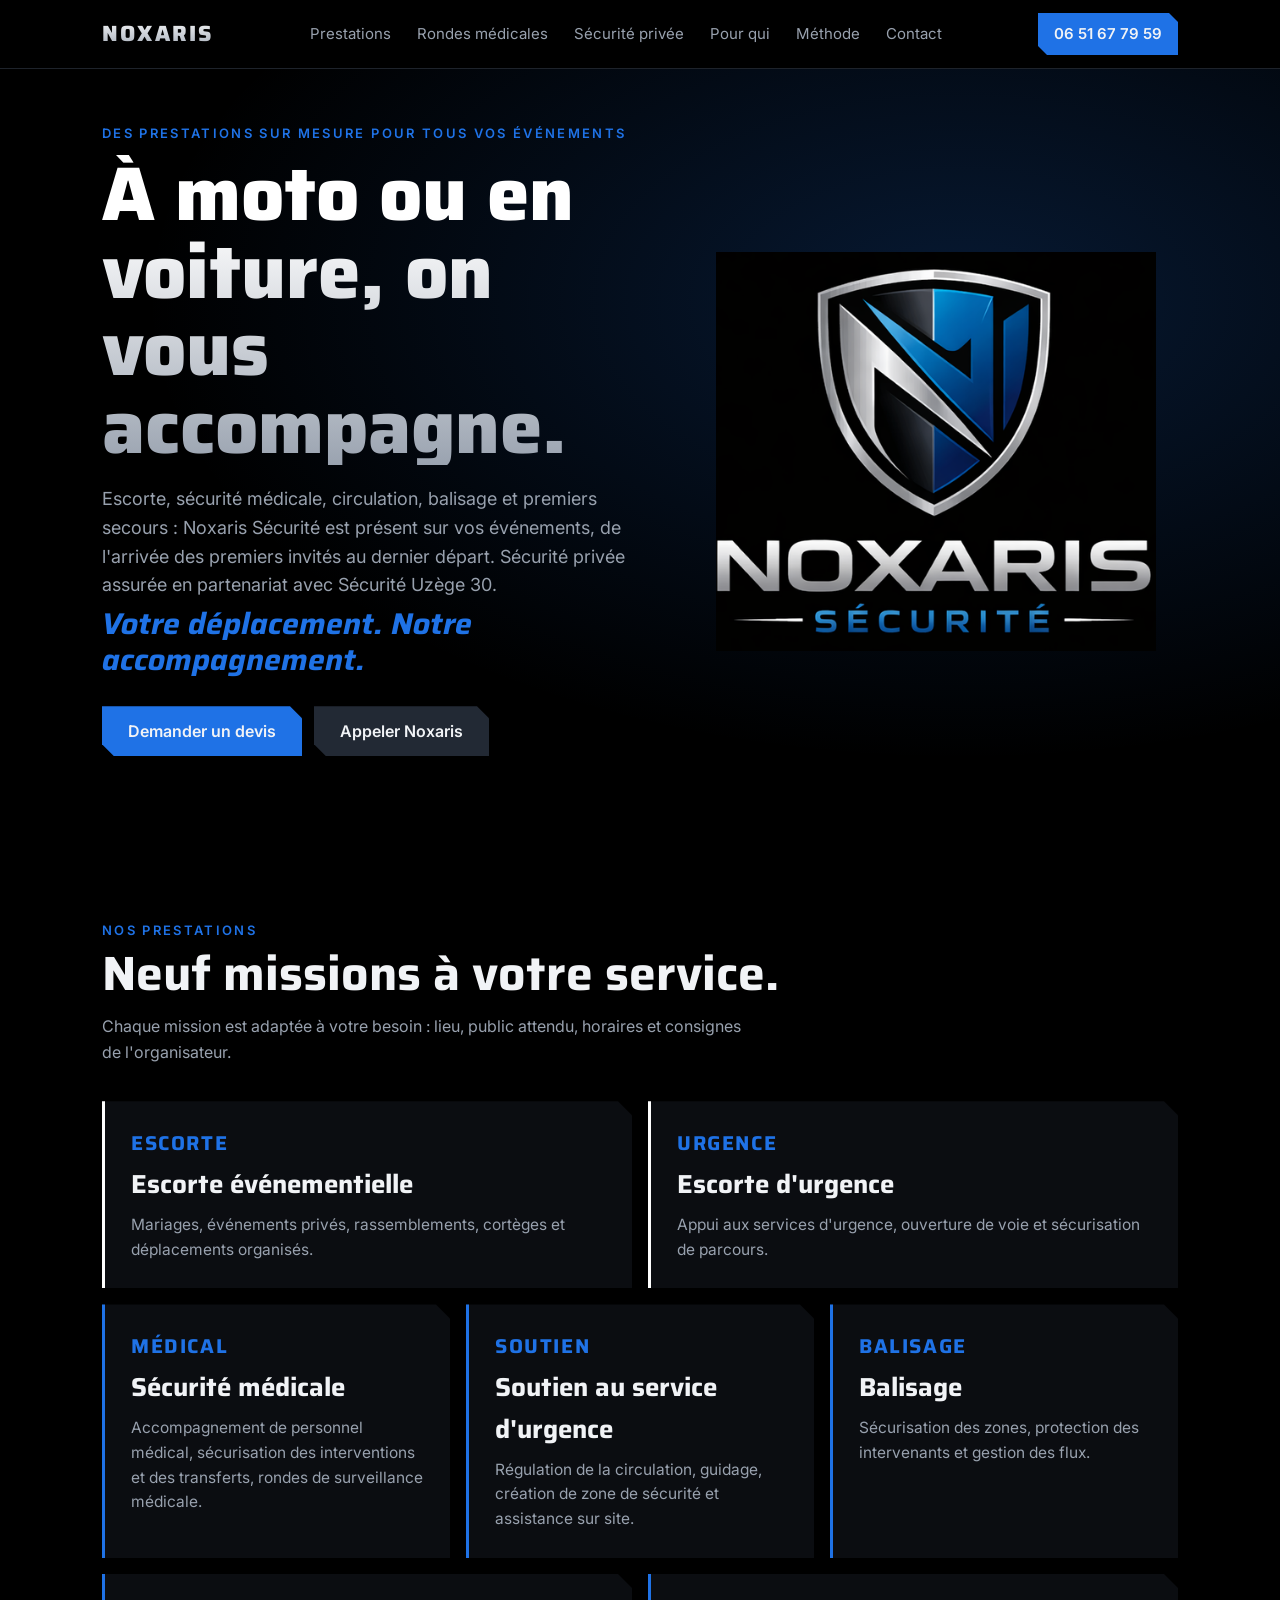
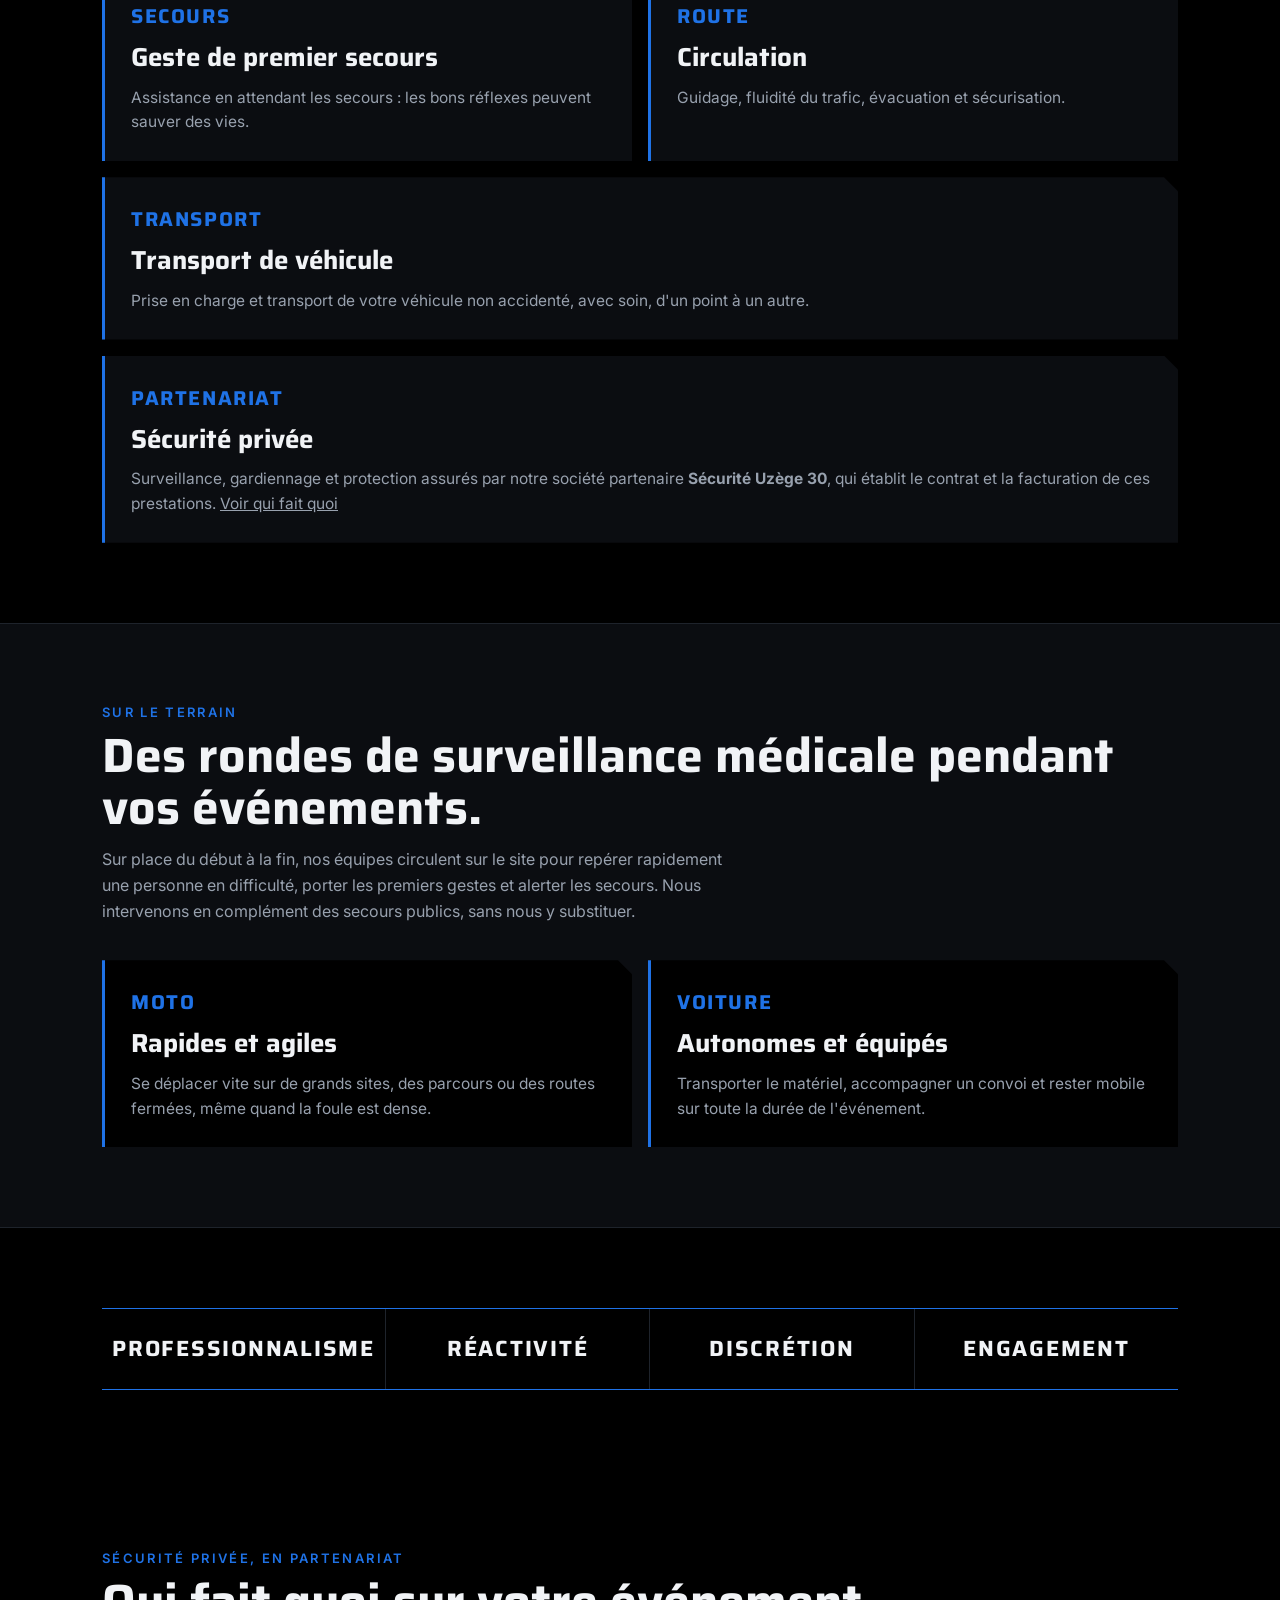
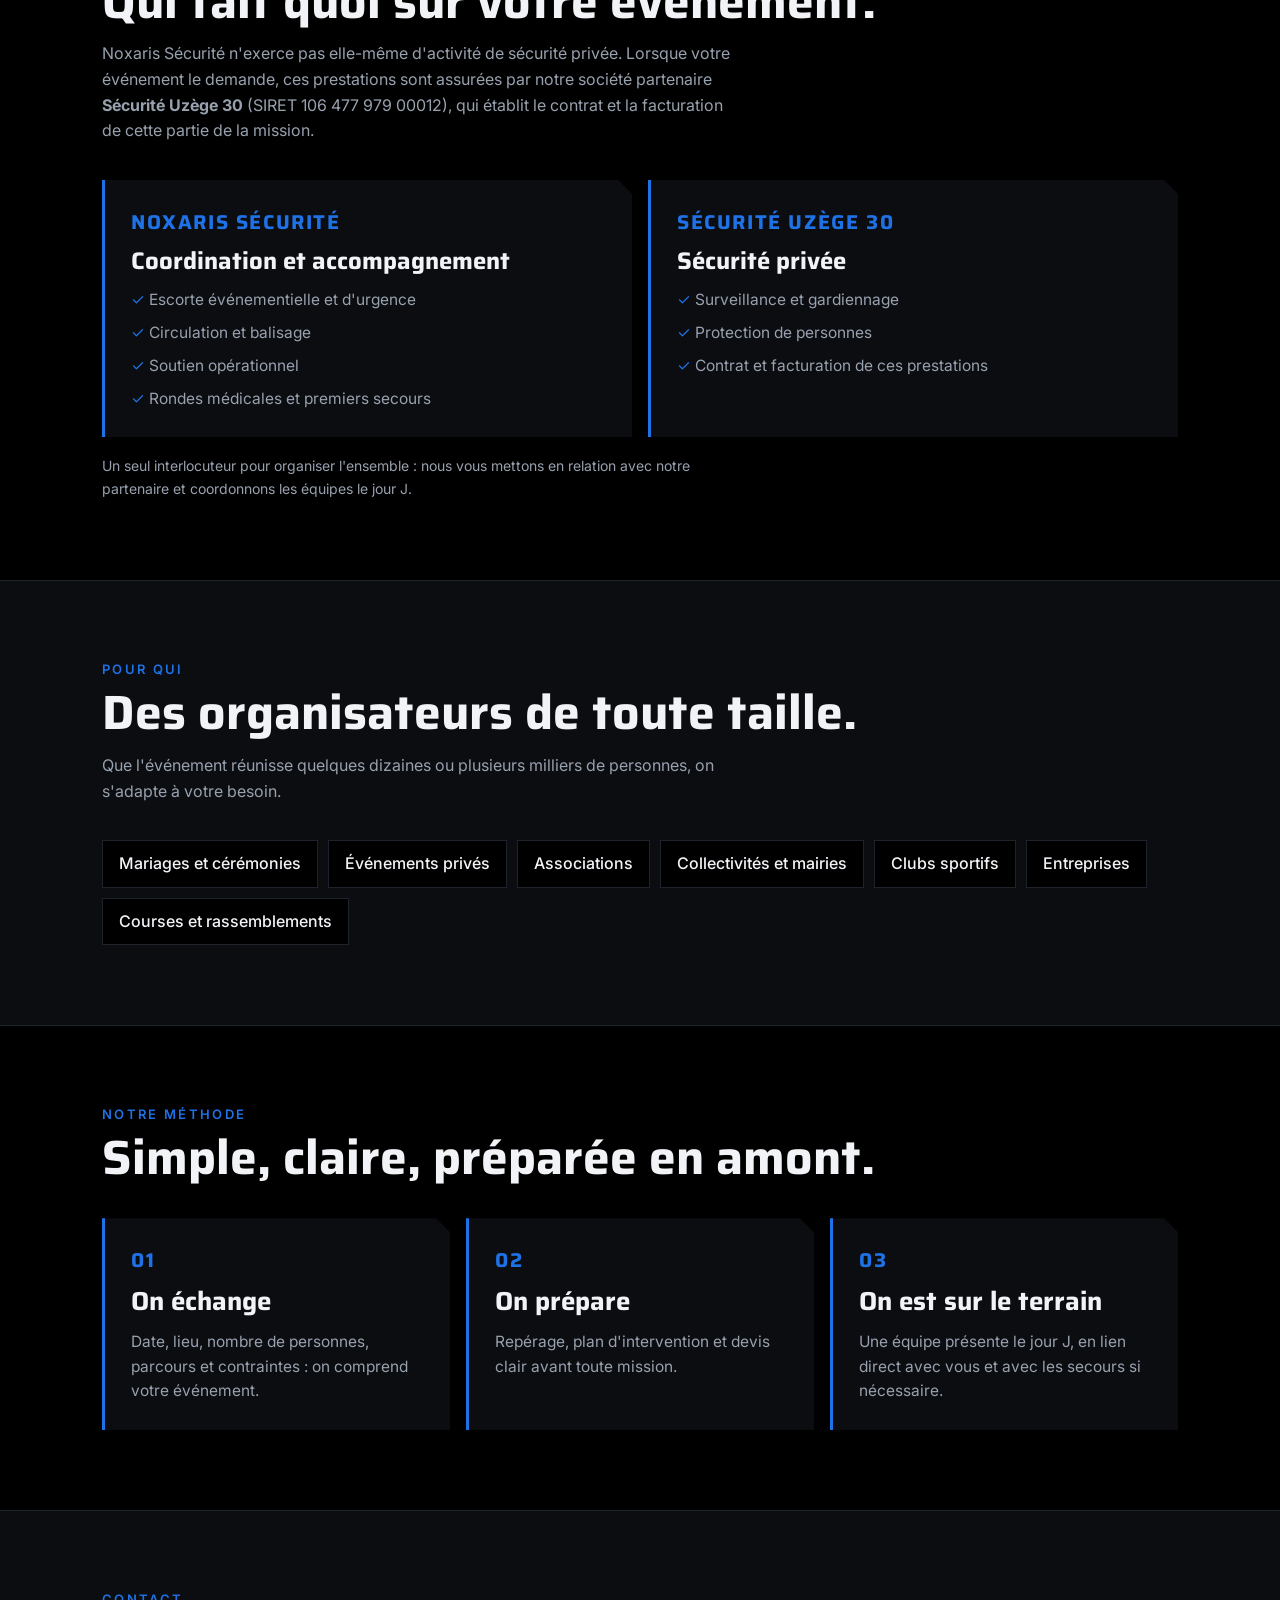
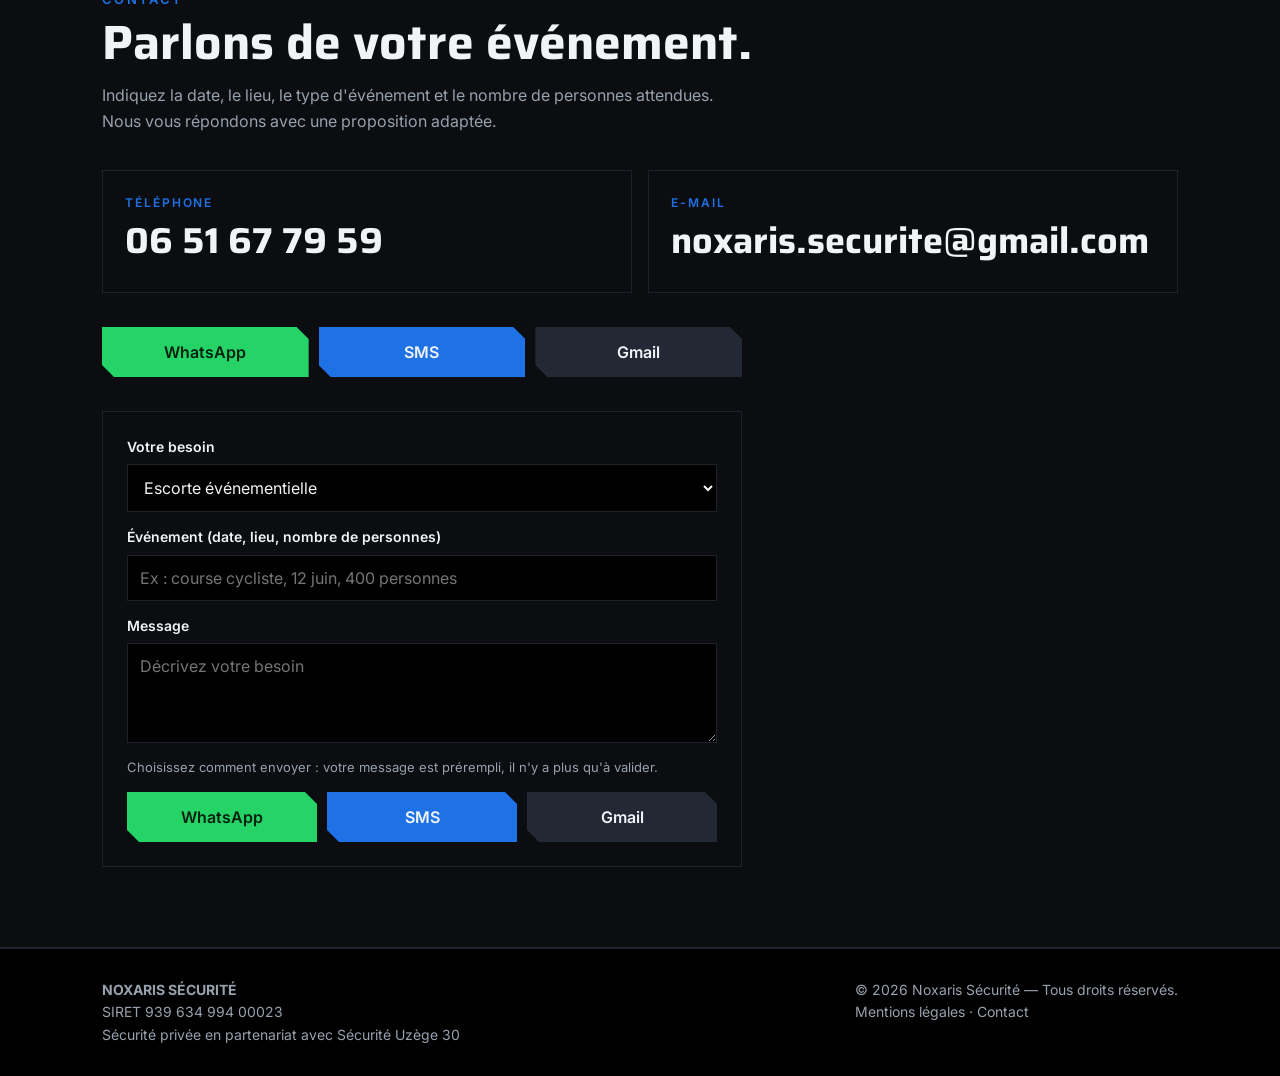
<file: index.html>
<!DOCTYPE html>
<html lang="fr">
<head>
<meta charset="utf-8">
<meta name="viewport" content="width=device-width, initial-scale=1">
<title>Noxaris Sécurité — Escorte, sécurité médicale et support événementiel</title>
<meta name="description" content="Noxaris Sécurité : escorte événementielle et d'urgence, sécurité médicale événementielle, circulation, premiers secours, transport de véhicule non accidenté et sécurité privée en partenariat avec Sécurité Uzège 30. Appelez le 06 51 67 79 59.">
<link rel="icon" type="image/png" href="[data-uri]">
<link rel="preconnect" href="https://fonts.googleapis.com">
<link rel="preconnect" href="https://fonts.gstatic.com" crossorigin>
<link href="https://fonts.googleapis.com/css2?family=Inter:wght@400;500;600&family=Saira:wght@600;700;800&display=swap" rel="stylesheet">
<style>
:root{
  --bg:#000; --panel:#0B0D11; --line:#1E232B; --text:#F1F3F6; --muted:#98A1AE;
  --blue:#1F72E6; --blue-d:#1559B8; --silver:#C9CED6; --wa:#25D366;
  --display:'Saira','Arial Narrow',sans-serif; --body:'Inter',system-ui,-apple-system,'Segoe UI',sans-serif;
  --cut:14px;
}
*{box-sizing:border-box;margin:0}
html{scroll-behavior:smooth;scroll-padding-top:76px}
body{font-family:var(--body);background:var(--bg);color:var(--text);line-height:1.6;padding-bottom:68px}
a{color:inherit}
:focus-visible{outline:3px solid #fff;outline-offset:3px}
.wrap{max-width:1120px;margin:0 auto;padding:0 22px}
section{padding:80px 0}

nav.top{position:sticky;top:0;z-index:20;background:rgba(0,0,0,.92);backdrop-filter:blur(8px);border-bottom:1px solid var(--line)}
nav.top .wrap{display:flex;align-items:center;justify-content:space-between;height:68px}
.brand{display:flex;align-items:center;gap:12px;text-decoration:none}
.brand img{height:42px;width:auto;display:block}
.brand span{font-family:var(--display);font-weight:800;font-size:22px;letter-spacing:.1em;background:linear-gradient(#fff,#9aa3b0);-webkit-background-clip:text;background-clip:text;color:transparent}
nav.top ul{display:none;list-style:none;padding:0;gap:26px}
nav.top ul a{text-decoration:none;color:var(--muted);font-size:15px}
nav.top ul a:hover{color:var(--text)}
.navtel{font-weight:600;text-decoration:none;font-size:15px;background:var(--blue);padding:9px 16px;clip-path:polygon(0 0,calc(100% - 9px) 0,100% 9px,100% 100%,9px 100%,0 calc(100% - 9px))}
@media(min-width:900px){nav.top ul{display:flex}}
@media(max-width:420px){.brand span{font-size:18px}}

.btn{display:inline-block;font:600 16px var(--body);padding:15px 26px;text-decoration:none;border:0;cursor:pointer;color:var(--text);text-align:center;background:#1a1f27;clip-path:polygon(0 0,calc(100% - 12px) 0,100% 12px,100% 100%,12px 100%,0 calc(100% - 12px))}
.btn.primary{background:var(--blue)}
.btn.primary:hover{background:#fff;color:#000}
.btn.ghost{background:#222934}
.btn.ghost:hover{background:var(--silver);color:#000}
.btn.wa{background:var(--wa);color:#04210e}
.btn.wa:hover{background:#fff}

.hero{padding:56px 0 64px;background:radial-gradient(ellipse at 75% 30%,rgba(31,114,230,.22),transparent 60%)}
.hero .wrap{display:grid;gap:36px;align-items:center}
.eyebrow{font:600 13px var(--body);letter-spacing:.18em;color:var(--blue)}
h1{font-family:var(--display);font-weight:800;font-size:clamp(40px,8.5vw,76px);line-height:1.02;margin:14px 0 20px;background:linear-gradient(180deg,#fff 20%,#9aa3b0);-webkit-background-clip:text;background-clip:text;color:transparent}
.lead{color:var(--muted);font-size:18px;max-width:34em}
.cta{display:flex;flex-wrap:wrap;gap:12px;margin:28px 0 22px}
.checks{display:flex;flex-wrap:wrap;gap:8px 22px;color:var(--muted);font-size:15px}
.checks span::before{content:"✓ ";color:var(--blue)}
.heroLogo{width:230px;max-width:60%;height:auto;display:block;margin-bottom:22px}
.heroBig{width:100%;max-width:440px;height:auto;margin:0 auto;display:block}
.heroPhoto{width:100%;height:auto;display:block;border:1px solid var(--line);clip-path:polygon(0 0,calc(100% - 22px) 0,100% 22px,100% 100%,22px 100%,0 calc(100% - 22px))}
.tagline{font-family:var(--display);font-weight:700;font-style:italic;font-size:clamp(22px,4vw,30px);color:var(--blue);line-height:1.2;margin-top:6px}
.vals{display:grid;grid-template-columns:repeat(2,1fr);gap:0;border-top:1px solid var(--blue);border-bottom:1px solid var(--blue)}
.vals div{padding:22px 10px;text-align:center;font-family:var(--display);font-weight:700;font-size:clamp(15px,3.4vw,22px);letter-spacing:.08em;text-transform:uppercase}
.vals div+div{border-left:1px solid var(--line)}
.vals div:nth-child(3){border-left:0}
.vals div:nth-child(n+3){border-top:1px solid var(--line)}
@media(min-width:800px){.vals{grid-template-columns:repeat(4,1fr)}.vals div:nth-child(3){border-left:1px solid var(--line)}.vals div:nth-child(n+3){border-top:0}}
.duo{display:grid;gap:16px;margin-top:8px}
@media(min-width:800px){.duo{grid-template-columns:1fr 1fr}}
@media(min-width:900px){.hero .wrap{grid-template-columns:1.15fr 1fr}}

.tag{font:600 13px var(--body);letter-spacing:.18em;color:var(--blue)}
h2{font-family:var(--display);font-weight:700;font-size:clamp(30px,5.2vw,48px);line-height:1.08;margin:10px 0 14px}
.intro{color:var(--muted);max-width:40em;margin-bottom:36px}
.cards{display:grid;gap:16px}
.card{background:var(--panel);padding:26px;border-left:3px solid var(--blue);clip-path:polygon(0 0,calc(100% - var(--cut)) 0,100% var(--cut),100% 100%,0 100%)}
.card .n{font-family:var(--display);font-weight:700;font-size:20px;color:var(--blue);letter-spacing:.08em}
.card h3{font-family:var(--display);font-weight:700;font-size:26px;margin:4px 0 8px}
.card p{color:var(--muted);font-size:15.5px}
@media(min-width:800px){.cards{grid-template-columns:repeat(3,1fr)}}
.svcgrid{display:grid;gap:16px}
@media(min-width:900px){
  .svcgrid{grid-template-columns:repeat(6,1fr)}
  .svcgrid .card{grid-column:span 2}
  .svcgrid .card.w{grid-column:span 3}
  .svcgrid .card.full{grid-column:span 6}
}
.card.hot{border-left-color:#fff}
.who{display:flex;flex-wrap:wrap;gap:10px}
.who span{border:1px solid var(--line);padding:10px 16px;color:var(--text);background:#000;font-weight:500}
.facts{display:grid;gap:16px;margin-top:16px}
.fact{border:1px solid var(--line);padding:18px 22px}
.fact strong{display:block;font-family:var(--display);font-size:21px}
.fact span{color:var(--muted);font-size:15px}
@media(min-width:800px){.facts{grid-template-columns:repeat(3,1fr)}}

.part{display:grid;gap:16px;margin-top:8px}
@media(min-width:800px){.part{grid-template-columns:1fr 1fr}}
.part .card h3{font-size:24px}
.part ul{list-style:none;padding:0;display:grid;gap:8px;color:var(--muted);font-size:15.5px;margin-top:8px}
.part li::before{content:"\2713\00a0";color:var(--blue)}
.partnote{color:var(--muted);font-size:14px;margin-top:18px;max-width:46em}
.alt{background:var(--panel);border-top:1px solid var(--line);border-bottom:1px solid var(--line)}
.alt .card{background:#000}

.tiles{display:grid;gap:16px;margin-bottom:34px}
.tile{display:block;border:1px solid var(--line);padding:22px;text-decoration:none;background:var(--panel)}
.tile:hover{border-color:var(--blue)}
.tile small{display:block;color:var(--blue);letter-spacing:.16em;font-weight:600;font-size:12px}
.tile strong{font-family:var(--display);font-size:clamp(24px,5vw,36px);word-break:break-word}
@media(min-width:800px){.tiles{grid-template-columns:1fr 1fr}}
form{display:grid;gap:14px;background:var(--panel);border:1px solid var(--line);padding:24px;max-width:640px}
label{display:grid;gap:6px;font-weight:600;font-size:14px}
select,input,textarea{font:400 16px var(--body);padding:12px;background:#000;color:var(--text);border:1px solid var(--line);border-radius:0;width:100%}
textarea{min-height:100px;resize:vertical}
.hint{color:var(--muted);font-size:13px}
.channels{display:grid;gap:10px}
@media(min-width:520px){.channels{grid-template-columns:repeat(3,1fr)}}

footer{border-top:1px solid var(--line);padding:30px 0;color:var(--muted);font-size:14px}
footer .wrap{display:flex;flex-wrap:wrap;gap:8px 24px;justify-content:space-between}
footer a{text-decoration:none}footer a:hover{color:var(--text)}

.callbar{position:fixed;left:0;right:0;bottom:0;display:grid;grid-template-columns:repeat(4,1fr);background:var(--panel);border-top:1px solid var(--line);z-index:30;padding-bottom:env(safe-area-inset-bottom,0)}
.callbar a{padding:17px 4px;text-align:center;font-weight:600;font-size:14px;text-decoration:none}
.callbar a:first-child{background:var(--blue)}
@media(min-width:900px){.callbar{display:none}body{padding-bottom:0}}
</style>
</head>
<body>

<nav class="top" aria-label="Navigation principale">
  <div class="wrap">
    <a class="brand" href="#accueil" aria-label="Noxaris Sécurité, accueil"><span>NOXARIS</span></a>
    <ul>
      <li><a href="#services">Prestations</a></li>
      <li><a href="#rondes">Rondes médicales</a></li>
      <li><a href="#partenaire">Sécurité privée</a></li>
      <li><a href="#pour-qui">Pour qui</a></li>
      <li><a href="#methode">Méthode</a></li>
      <li><a href="#contact">Contact</a></li>
    </ul>
    <a class="navtel" href="tel:+33651677959">06 51 67 79 59</a>
  </div>
</nav>

<main id="accueil">
  <div class="hero">
    <div class="wrap">
      <div>
        <p class="eyebrow">DES PRESTATIONS SUR MESURE POUR TOUS VOS ÉVÉNEMENTS</p>
        <h1>À moto ou en voiture, on vous accompagne.</h1>
        <p class="lead">Escorte, sécurité médicale, circulation, balisage et premiers secours : Noxaris Sécurité est présent sur vos événements, de l'arrivée des premiers invités au dernier départ. Sécurité privée assurée en partenariat avec Sécurité Uzège 30.</p>
        <p class="tagline">Votre déplacement. Notre accompagnement.</p>
        <div class="cta">
          <a class="btn primary" href="#contact">Demander un devis</a>
          <a class="btn ghost" href="tel:+33651677959">Appeler Noxaris</a>
        </div>
      </div>
      <img class="heroBig" src="[data-uri]" alt="Logo Noxaris Sécurité" width="520" height="472">
    </div>
  </div>

  <section id="services">
    <div class="wrap">
      <p class="tag">NOS PRESTATIONS</p>
      <h2>Neuf missions à votre service.</h2>
      <p class="intro">Chaque mission est adaptée à votre besoin : lieu, public attendu, horaires et consignes de l'organisateur.</p>
      <div class="svcgrid">
        <article class="card w hot"><span class="n">ESCORTE</span><h3>Escorte événementielle</h3><p>Mariages, événements privés, rassemblements, cortèges et déplacements organisés.</p></article>
        <article class="card w hot"><span class="n">URGENCE</span><h3>Escorte d'urgence</h3><p>Appui aux services d'urgence, ouverture de voie et sécurisation de parcours.</p></article>
        <article class="card"><span class="n">MÉDICAL</span><h3>Sécurité médicale</h3><p>Accompagnement de personnel médical, sécurisation des interventions et des transferts, rondes de surveillance médicale.</p></article>
        <article class="card"><span class="n">SOUTIEN</span><h3>Soutien au service d'urgence</h3><p>Régulation de la circulation, guidage, création de zone de sécurité et assistance sur site.</p></article>
        <article class="card"><span class="n">BALISAGE</span><h3>Balisage</h3><p>Sécurisation des zones, protection des intervenants et gestion des flux.</p></article>
        <article class="card w"><span class="n">SECOURS</span><h3>Geste de premier secours</h3><p>Assistance en attendant les secours : les bons réflexes peuvent sauver des vies.</p></article>
        <article class="card w"><span class="n">ROUTE</span><h3>Circulation</h3><p>Guidage, fluidité du trafic, évacuation et sécurisation.</p></article>
        <article class="card full"><span class="n">TRANSPORT</span><h3>Transport de véhicule</h3><p>Prise en charge et transport de votre véhicule non accidenté, avec soin, d'un point à un autre.</p></article>
        <article class="card full"><span class="n">PARTENARIAT</span><h3>Sécurité privée</h3><p>Surveillance, gardiennage et protection assurés par notre société partenaire <b>Sécurité Uzège 30</b>, qui établit le contrat et la facturation de ces prestations. <a href="#partenaire" style="text-decoration:underline">Voir qui fait quoi</a></p></article>
      </div>
    </div>
  </section>

  <section id="rondes" class="alt">
    <div class="wrap">
      <p class="tag">SUR LE TERRAIN</p>
      <h2>Des rondes de surveillance médicale pendant vos événements.</h2>
      <p class="intro">Sur place du début à la fin, nos équipes circulent sur le site pour repérer rapidement une personne en difficulté, porter les premiers gestes et alerter les secours. Nous intervenons en complément des secours publics, sans nous y substituer.</p>
      <div class="duo">
        <article class="card"><span class="n">MOTO</span><h3>Rapides et agiles</h3><p>Se déplacer vite sur de grands sites, des parcours ou des routes fermées, même quand la foule est dense.</p></article>
        <article class="card"><span class="n">VOITURE</span><h3>Autonomes et équipés</h3><p>Transporter le matériel, accompagner un convoi et rester mobile sur toute la durée de l'événement.</p></article>
      </div>
    </div>
  </section>

  <section>
    <div class="wrap">
      <div class="vals"><div>Professionnalisme</div><div>Réactivité</div><div>Discrétion</div><div>Engagement</div></div>
    </div>
  </section>

  <section id="partenaire">
    <div class="wrap">
      <p class="tag">SÉCURITÉ PRIVÉE, EN PARTENARIAT</p>
      <h2>Qui fait quoi sur votre événement.</h2>
      <p class="intro">Noxaris Sécurité n'exerce pas elle-même d'activité de sécurité privée. Lorsque votre événement le demande, ces prestations sont assurées par notre société partenaire <b>Sécurité Uzège 30</b> (SIRET 106 477 979 00012), qui établit le contrat et la facturation de cette partie de la mission.</p>
      <div class="part">
        <article class="card"><span class="n">NOXARIS SÉCURITÉ</span><h3>Coordination et accompagnement</h3>
          <ul><li>Escorte événementielle et d'urgence</li><li>Circulation et balisage</li><li>Soutien opérationnel</li><li>Rondes médicales et premiers secours</li></ul></article>
        <article class="card"><span class="n">SÉCURITÉ UZÈGE 30</span><h3>Sécurité privée</h3>
          <ul><li>Surveillance et gardiennage</li><li>Protection de personnes</li><li>Contrat et facturation de ces prestations</li></ul></article>
      </div>
      <p class="partnote">Un seul interlocuteur pour organiser l'ensemble : nous vous mettons en relation avec notre partenaire et coordonnons les équipes le jour J.</p>
    </div>
  </section>

  <section id="pour-qui" class="alt">
    <div class="wrap">
      <p class="tag">POUR QUI</p>
      <h2>Des organisateurs de toute taille.</h2>
      <p class="intro">Que l'événement réunisse quelques dizaines ou plusieurs milliers de personnes, on s'adapte à votre besoin.</p>
      <div class="who">
        <span>Mariages et cérémonies</span><span>Événements privés</span><span>Associations</span><span>Collectivités et mairies</span><span>Clubs sportifs</span><span>Entreprises</span><span>Courses et rassemblements</span>
      </div>
    </div>
  </section>

  <section id="methode">
    <div class="wrap">
      <p class="tag">NOTRE MÉTHODE</p>
      <h2>Simple, claire, préparée en amont.</h2>
      <div class="cards" style="margin-top:34px">
        <article class="card"><span class="n">01</span><h3>On échange</h3><p>Date, lieu, nombre de personnes, parcours et contraintes : on comprend votre événement.</p></article>
        <article class="card"><span class="n">02</span><h3>On prépare</h3><p>Repérage, plan d'intervention et devis clair avant toute mission.</p></article>
        <article class="card"><span class="n">03</span><h3>On est sur le terrain</h3><p>Une équipe présente le jour J, en lien direct avec vous et avec les secours si nécessaire.</p></article>
      </div>
    </div>
  </section>

  <section id="contact" class="alt">
    <div class="wrap">
      <p class="tag">CONTACT</p>
      <h2>Parlons de votre événement.</h2>
      <p class="intro">Indiquez la date, le lieu, le type d'événement et le nombre de personnes attendues. Nous vous répondons avec une proposition adaptée.</p>
      <div class="tiles">
        <a class="tile" href="tel:+33651677959"><small>TÉLÉPHONE</small><strong>06 51 67 79 59</strong></a>
        <a class="tile" href="mailto:noxaris.securite@gmail.com"><small>E-MAIL</small><strong>noxaris.securite@gmail.com</strong></a>
      </div>
      <div class="channels" style="margin-bottom:34px;max-width:640px">
        <a class="btn wa" href="https://wa.me/33651677959?text=Bonjour%20Noxaris%20S%C3%A9curit%C3%A9%2C%20je%20souhaite%20un%20devis." target="_blank" rel="noopener">WhatsApp</a>
        <a class="btn primary" href="sms:+33651677959?&body=Bonjour%20Noxaris%20S%C3%A9curit%C3%A9%2C%20je%20souhaite%20un%20devis.">SMS</a>
        <a class="btn ghost" data-gmail href="mailto:noxaris.securite@gmail.com?subject=Demande%20de%20devis&body=Bonjour%20Noxaris%20S%C3%A9curit%C3%A9%2C%20je%20souhaite%20un%20devis.">Gmail</a>
      </div>
      <form id="devis" onsubmit="return false">
        <label>Votre besoin
          <select id="service">
            <option>Escorte événementielle</option>
            <option>Escorte d'urgence</option>
            <option>Sécurité médicale / rondes médicales</option>
            <option>Soutien au service d'urgence</option>
            <option>Balisage</option>
            <option>Geste de premier secours</option>
            <option>Circulation</option>
            <option>Transport de véhicule non accidenté</option>
            <option>Sécurité privée (avec notre partenaire)</option>
            <option>Autre demande</option>
          </select>
        </label>
        <label>Événement (date, lieu, nombre de personnes)
          <input id="vehicule" type="text" placeholder="Ex : course cycliste, 12 juin, 400 personnes">
        </label>
        <label>Message
          <textarea id="message" placeholder="Décrivez votre besoin"></textarea>
        </label>
        <p class="hint">Choisissez comment envoyer : votre message est prérempli, il n'y a plus qu'à valider.</p>
        <div class="channels">
          <button class="btn wa" type="button" data-ch="wa">WhatsApp</button>
          <button class="btn primary" type="button" data-ch="sms">SMS</button>
          <button class="btn ghost" type="button" data-ch="mail">Gmail</button>
        </div>
      </form>
    </div>
  </section>
</main>

<footer>
  <div class="wrap">
    <div><strong>NOXARIS SÉCURITÉ</strong><br>SIRET 939 634 994 00023<br>Sécurité privée en partenariat avec Sécurité Uzège 30</div>
    <div>© 2026 Noxaris Sécurité — Tous droits réservés.<br><a href="mentions-legales.html">Mentions légales</a> · <a href="#contact">Contact</a></div>
  </div>
</footer>

<nav class="callbar" aria-label="Contact rapide">
  <a href="tel:+33651677959">Appeler</a>
  <a href="https://wa.me/33651677959" target="_blank" rel="noopener">WhatsApp</a>
  <a href="sms:+33651677959">SMS</a>
  <a href="mailto:noxaris.securite@gmail.com">Gmail</a>
</nav>

<script>
(function(){
  var NUM='33651677959', MAIL='noxaris.securite@gmail.com';
  var MOBILE=/Android|iPhone|iPad|iPod/i.test(navigator.userAgent);
  function mailTo(sv,e){
    var su=encodeURIComponent('Demande de devis – '+sv);
    if(MOBILE) window.location.href='mailto:'+MAIL+'?subject='+su+'&body='+e;
    else window.open('https://mail.google.com/mail/?view=cm&fs=1&to='+MAIL+'&su='+su+'&body='+e,'_blank','noopener');
  }
  var g=document.querySelector('[data-gmail]');
  if(g && !MOBILE){
    g.addEventListener('click',function(ev){ev.preventDefault();mailTo('Demande de devis',encodeURIComponent('Bonjour Noxaris Sécurité, je souhaite un devis.'));});
  }
  function build(){
    var sv=document.getElementById('service').value;
    var v=document.getElementById('vehicule').value.trim();
    var m=document.getElementById('message').value.trim();
    var t='Bonjour Noxaris Sécurité,\nBesoin : '+sv;
    if(v) t+='\nÉvénement : '+v;
    if(m) t+='\n\n'+m;
    return {sv:sv,text:t};
  }
  document.querySelectorAll('[data-ch]').forEach(function(b){
    b.addEventListener('click',function(){
      var d=build(), e=encodeURIComponent(d.text), ch=b.getAttribute('data-ch');
      if(ch==='wa') window.open('https://wa.me/'+NUM+'?text='+e,'_blank','noopener');
      else if(ch==='sms') window.location.href='sms:+'+NUM+'?&body='+e;
      else mailTo(d.sv,e);
    });
  });
})();
</script>
</body>
</html>
</file>
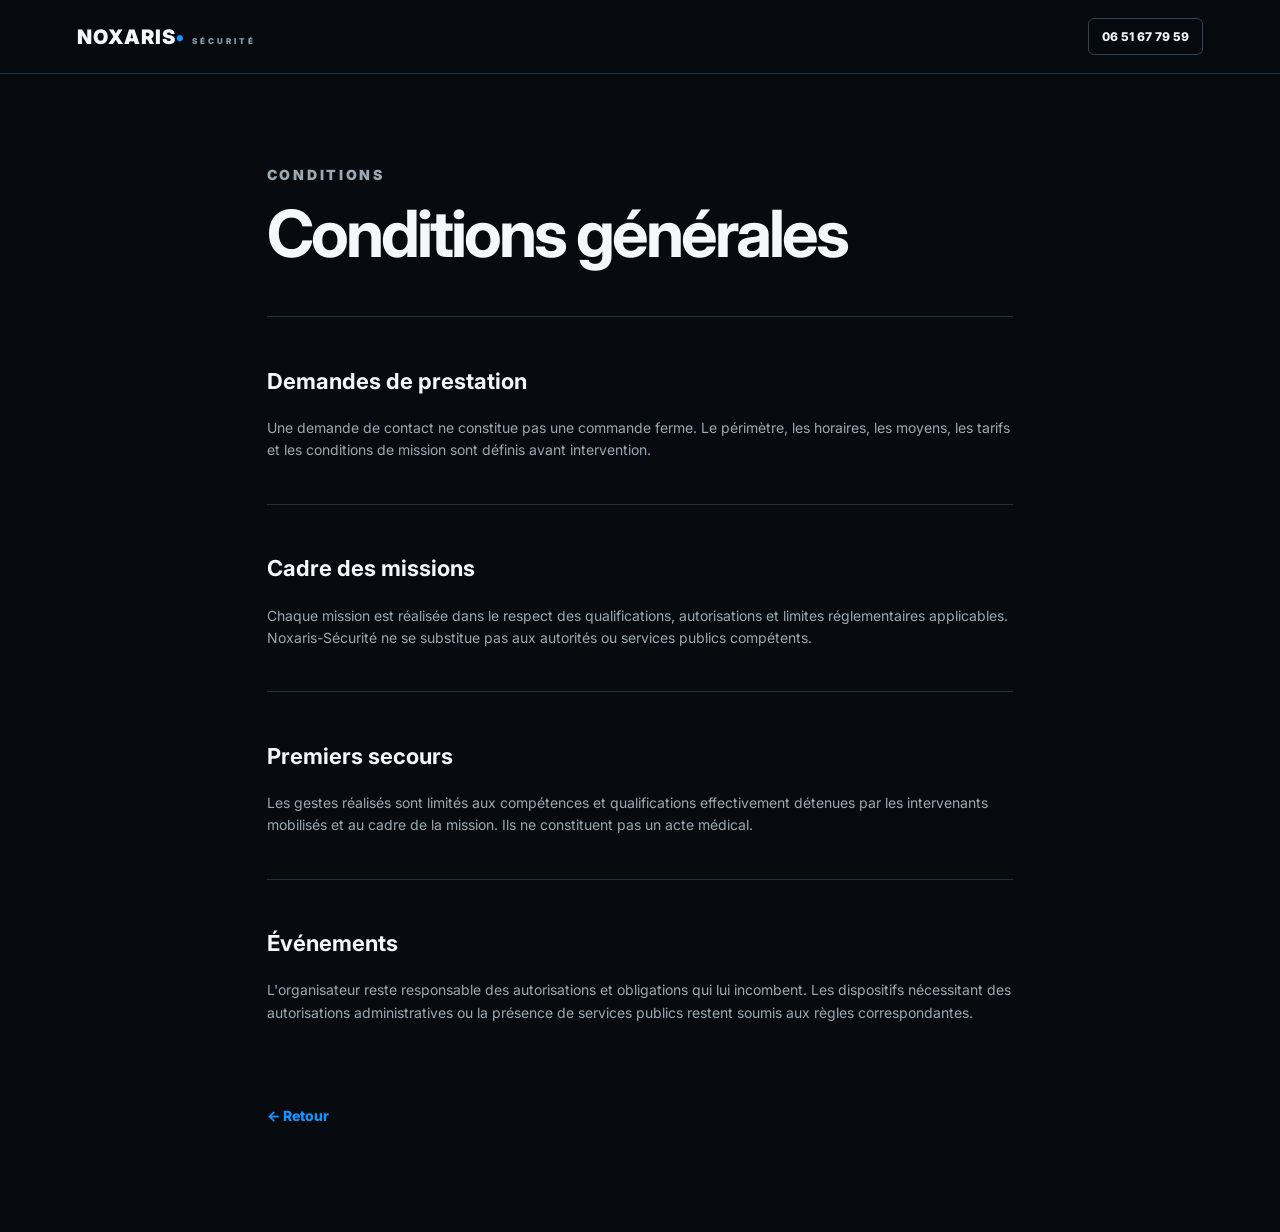
<file: cgu.html>
<!doctype html><html lang="fr"><head><meta charset="utf-8"><meta name="viewport" content="width=device-width,initial-scale=1"><title>Conditions | Noxaris-Sécurité</title><link rel="stylesheet" href="style.css"></head><body><header><a class="brand" href="index.html">NOXARIS<span>•</span><small>SÉCURITÉ</small></a><a class="phone" href="tel:0651677959">06 51 67 79 59</a></header><main class="legal"><p class="eyebrow">CONDITIONS</p><h1>Conditions générales</h1>
<section><h2>Demandes de prestation</h2><p>Une demande de contact ne constitue pas une commande ferme. Le périmètre, les horaires, les moyens, les tarifs et les conditions de mission sont définis avant intervention.</p></section>
<section><h2>Cadre des missions</h2><p>Chaque mission est réalisée dans le respect des qualifications, autorisations et limites réglementaires applicables. Noxaris-Sécurité ne se substitue pas aux autorités ou services publics compétents.</p></section>
<section><h2>Premiers secours</h2><p>Les gestes réalisés sont limités aux compétences et qualifications effectivement détenues par les intervenants mobilisés et au cadre de la mission. Ils ne constituent pas un acte médical.</p></section>
<section><h2>Événements</h2><p>L'organisateur reste responsable des autorisations et obligations qui lui incombent. Les dispositifs nécessitant des autorisations administratives ou la présence de services publics restent soumis aux règles correspondantes.</p></section>
<p><a class="back" href="index.html">← Retour</a></p></main></body></html>
</file>
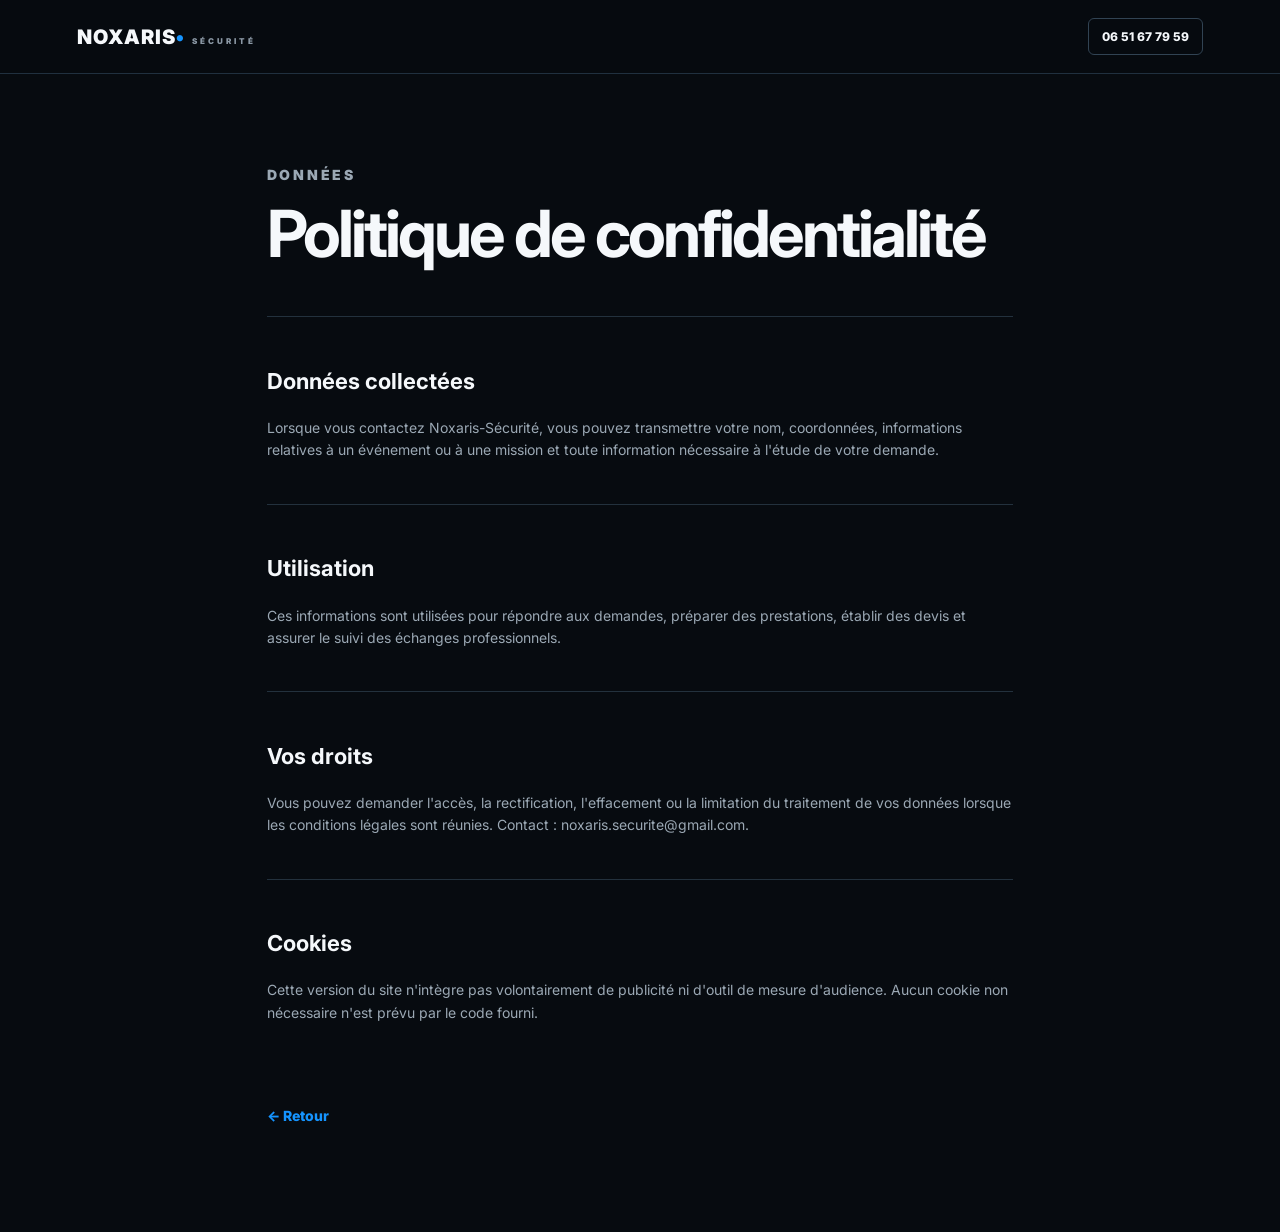
<file: confidentialite.html>
<!doctype html><html lang="fr"><head><meta charset="utf-8"><meta name="viewport" content="width=device-width,initial-scale=1"><title>Confidentialité | Noxaris-Sécurité</title><link rel="stylesheet" href="style.css"></head><body><header><a class="brand" href="index.html">NOXARIS<span>•</span><small>SÉCURITÉ</small></a><a class="phone" href="tel:0651677959">06 51 67 79 59</a></header><main class="legal"><p class="eyebrow">DONNÉES</p><h1>Politique de confidentialité</h1>
<section><h2>Données collectées</h2><p>Lorsque vous contactez Noxaris-Sécurité, vous pouvez transmettre votre nom, coordonnées, informations relatives à un événement ou à une mission et toute information nécessaire à l'étude de votre demande.</p></section>
<section><h2>Utilisation</h2><p>Ces informations sont utilisées pour répondre aux demandes, préparer des prestations, établir des devis et assurer le suivi des échanges professionnels.</p></section>
<section><h2>Vos droits</h2><p>Vous pouvez demander l'accès, la rectification, l'effacement ou la limitation du traitement de vos données lorsque les conditions légales sont réunies. Contact : <a href="mailto:noxaris.securite@gmail.com">noxaris.securite@gmail.com</a>.</p></section>
<section><h2>Cookies</h2><p>Cette version du site n'intègre pas volontairement de publicité ni d'outil de mesure d'audience. Aucun cookie non nécessaire n'est prévu par le code fourni.</p></section>
<p><a class="back" href="index.html">← Retour</a></p></main></body></html>
</file>
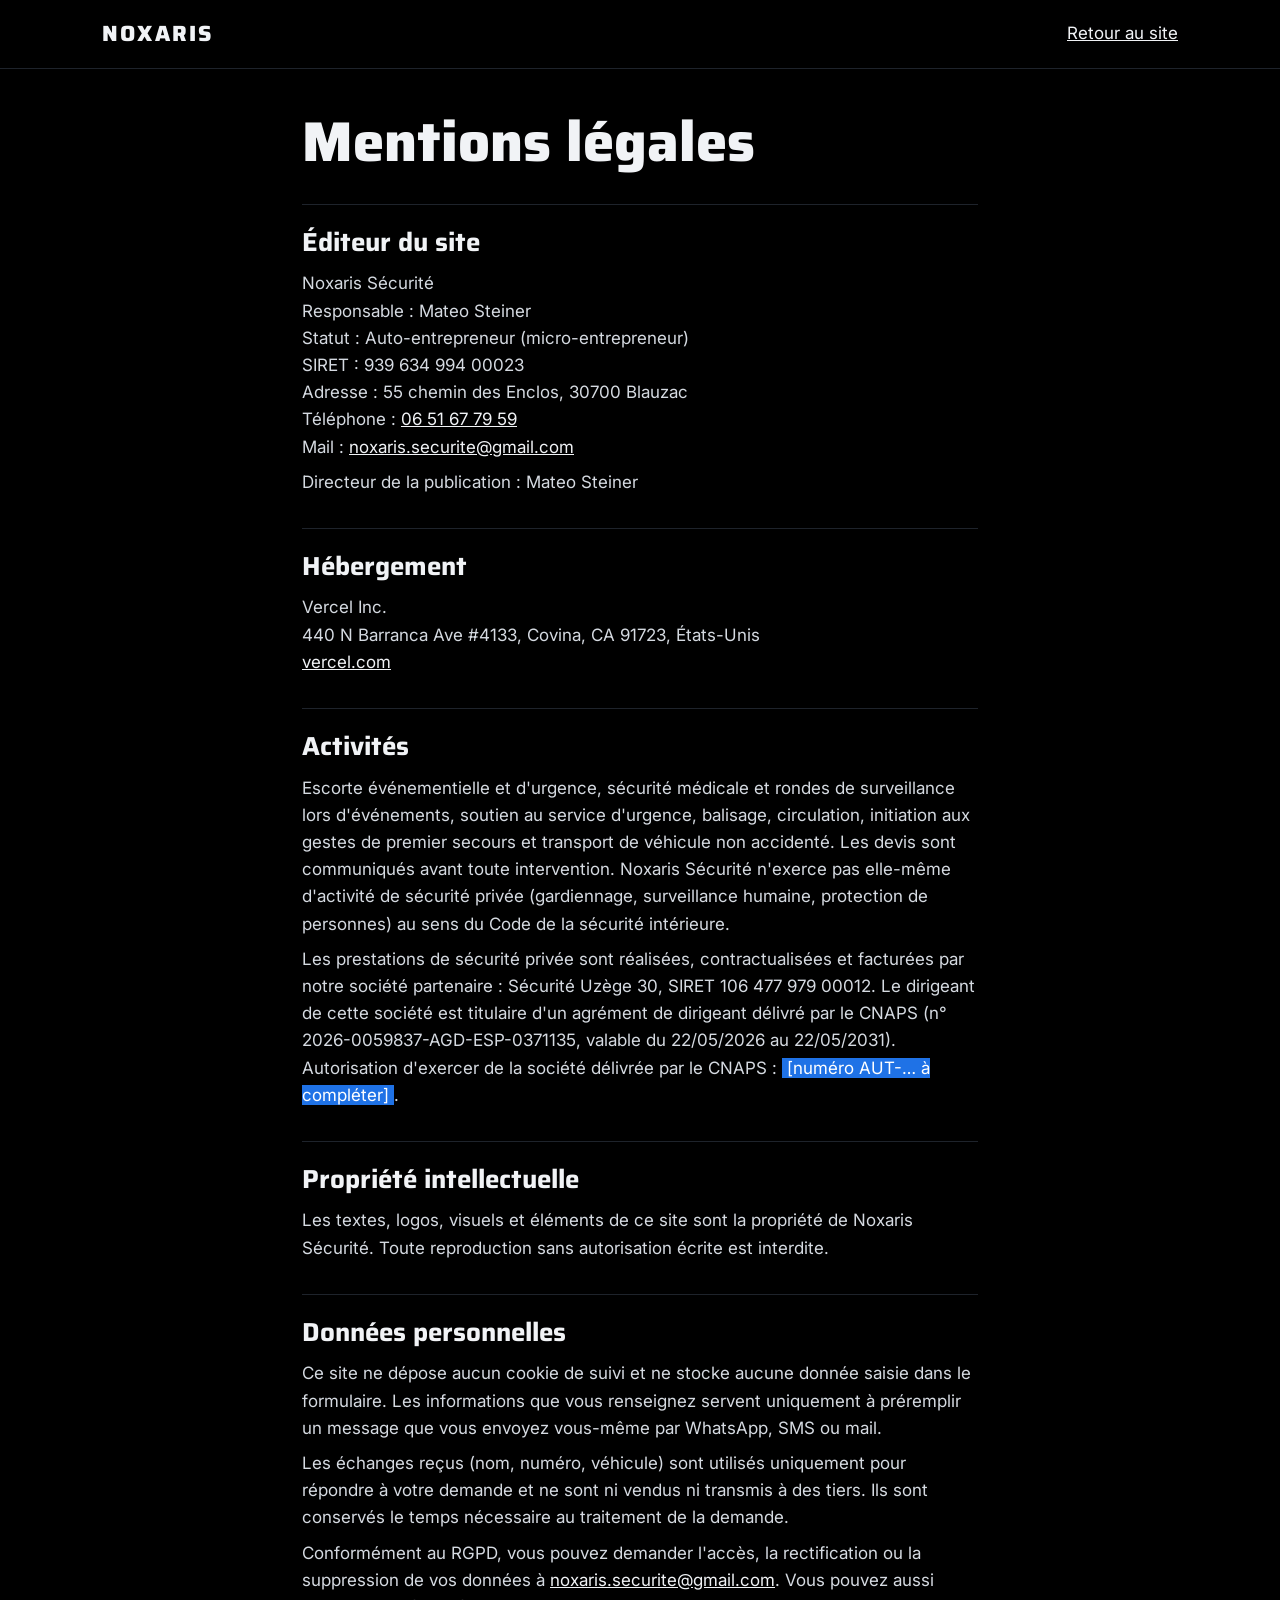
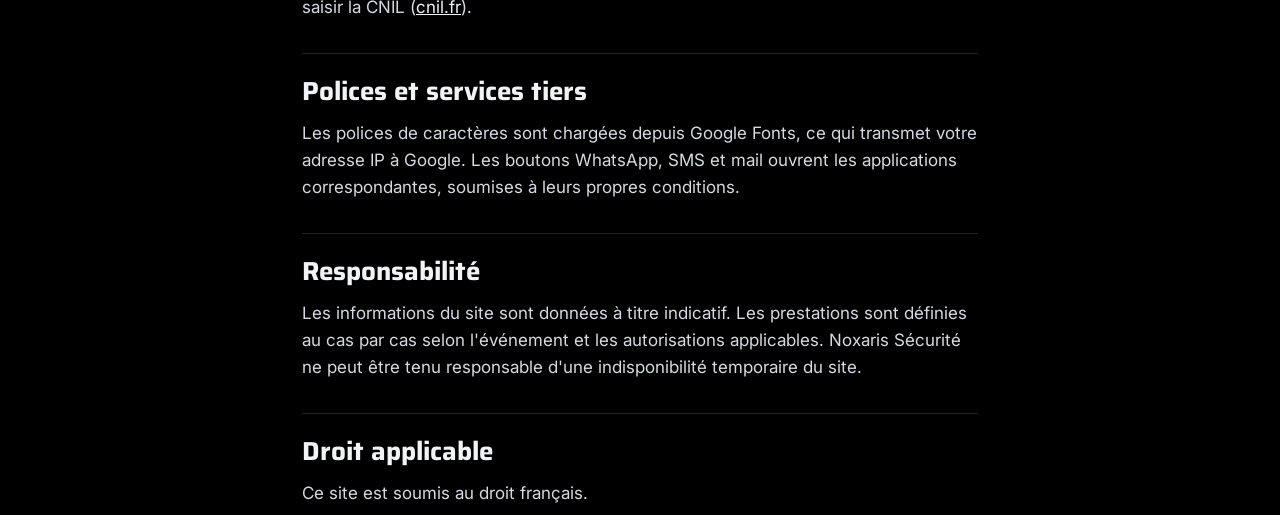
<file: mentions-legales-1.html>
<!DOCTYPE html>
<html lang="fr">
<head>
<meta charset="utf-8">
<meta name="viewport" content="width=device-width, initial-scale=1">
<title>Mentions légales – Noxaris Sécurité</title>
<meta name="robots" content="noindex">
<link rel="icon" type="image/png" href="[data-uri]">
<link rel="preconnect" href="https://fonts.googleapis.com">
<link rel="preconnect" href="https://fonts.gstatic.com" crossorigin>
<link href="https://fonts.googleapis.com/css2?family=Inter:wght@400;600&family=Saira:wght@700;800&display=swap" rel="stylesheet">
<style>
:root{--bg:#000;--text:#F1F3F6;--muted:#98A1AE;--blue:#1F72E6;--line:#1E232B;--display:'Saira','Arial Narrow',sans-serif;--body:'Inter',system-ui,sans-serif}
*{box-sizing:border-box;margin:0}
body{font-family:var(--body);background:var(--bg);color:var(--text);line-height:1.6;font-size:17px}
:focus-visible{outline:3px solid #fff;outline-offset:3px}
a{color:var(--text)}
.wrap{max-width:720px;margin:0 auto;padding:0 22px}
header{border-bottom:1px solid var(--line)}
header .wrap{display:flex;align-items:center;justify-content:space-between;height:68px;max-width:1120px}
.brand{display:flex;align-items:center;gap:12px;text-decoration:none}
.brand img{height:42px}
.brand span{font-family:var(--display);font-weight:800;font-size:22px;letter-spacing:.1em}
h1{font-family:var(--display);font-weight:800;font-size:clamp(36px,8vw,56px);line-height:1.05;margin:44px 0 24px}
h2{font-family:var(--display);font-weight:700;font-size:26px;margin:32px 0 8px;border-top:1px solid var(--line);padding-top:16px;color:var(--text)}
p,li{margin-bottom:8px;color:#D5DAE1}ul{padding-left:20px}
.todo{background:var(--blue);padding:0 5px;color:#fff}
main{padding-bottom:70px}
</style>
</head>
<body>
<header><div class="wrap"><a class="brand" href="index.html"><span>NOXARIS</span></a><a href="index.html">Retour au site</a></div></header>
<main class="wrap">
<h1>Mentions légales</h1>

<h2>Éditeur du site</h2>
<p>Noxaris Sécurité<br>
Responsable : Mateo Steiner<br>
Statut : Auto-entrepreneur (micro-entrepreneur)<br>
SIRET : 939 634 994 00023<br>
Adresse : 55 chemin des Enclos, 30700 Blauzac<br>
Téléphone : <a href="tel:+33651677959">06 51 67 79 59</a><br>
Mail : <a href="mailto:noxaris.securite@gmail.com">noxaris.securite@gmail.com</a></p>
<p>Directeur de la publication : Mateo Steiner</p>

<h2>Hébergement</h2>
<p>Vercel Inc.<br>440 N Barranca Ave #4133, Covina, CA 91723, États-Unis<br><a href="https://vercel.com">vercel.com</a></p>

<h2>Activités</h2>
<p>Escorte événementielle et d'urgence, sécurité médicale et rondes de surveillance lors d'événements, soutien au service d'urgence, balisage, circulation, initiation aux gestes de premier secours et transport de véhicule non accidenté. Les devis sont communiqués avant toute intervention. Noxaris Sécurité n'exerce pas elle-même d'activité de sécurité privée (gardiennage, surveillance humaine, protection de personnes) au sens du Code de la sécurité intérieure.</p>
<p>Les prestations de sécurité privée sont réalisées, contractualisées et facturées par notre société partenaire : Sécurité Uzège 30, SIRET 106 477 979 00012. Le dirigeant de cette société est titulaire d'un agrément de dirigeant délivré par le CNAPS (n° 2026-0059837-AGD-ESP-0371135, valable du 22/05/2026 au 22/05/2031). Autorisation d'exercer de la société délivrée par le CNAPS : <span class="todo">[numéro AUT-… à compléter]</span>.</p>

<h2>Propriété intellectuelle</h2>
<p>Les textes, logos, visuels et éléments de ce site sont la propriété de Noxaris Sécurité. Toute reproduction sans autorisation écrite est interdite.</p>

<h2>Données personnelles</h2>
<p>Ce site ne dépose aucun cookie de suivi et ne stocke aucune donnée saisie dans le formulaire. Les informations que vous renseignez servent uniquement à préremplir un message que vous envoyez vous-même par WhatsApp, SMS ou mail.</p>
<p>Les échanges reçus (nom, numéro, véhicule) sont utilisés uniquement pour répondre à votre demande et ne sont ni vendus ni transmis à des tiers. Ils sont conservés le temps nécessaire au traitement de la demande.</p>
<p>Conformément au RGPD, vous pouvez demander l'accès, la rectification ou la suppression de vos données à <a href="mailto:noxaris.securite@gmail.com">noxaris.securite@gmail.com</a>. Vous pouvez aussi saisir la CNIL (<a href="https://www.cnil.fr">cnil.fr</a>).</p>

<h2>Polices et services tiers</h2>
<p>Les polices de caractères sont chargées depuis Google Fonts, ce qui transmet votre adresse IP à Google. Les boutons WhatsApp, SMS et mail ouvrent les applications correspondantes, soumises à leurs propres conditions.</p>

<h2>Responsabilité</h2>
<p>Les informations du site sont données à titre indicatif. Les prestations sont définies au cas par cas selon l'événement et les autorisations applicables. Noxaris Sécurité ne peut être tenu responsable d'une indisponibilité temporaire du site.</p>

<h2>Droit applicable</h2>
<p>Ce site est soumis au droit français.</p>
</main>
</body>
</html>
</file>
<file: style.css>
@import url("https://fonts.googleapis.com/css2?family=Inter:wght@400;500;600;700;800;900&display=swap");:root{--blue:#1594ff;--bg:#070b10;--panel:#0d141c;--line:#20303f;--muted:#8c9aaa}*{box-sizing:border-box}html{scroll-behavior:smooth}body{margin:0;background:var(--bg);color:#f5f8fb;font-family:Inter,Arial,sans-serif;line-height:1.6}a{color:inherit;text-decoration:none}header{height:74px;padding:0 6%;display:flex;align-items:center;justify-content:space-between;gap:25px;border-bottom:1px solid var(--line);position:sticky;top:0;z-index:20;background:rgba(7,11,16,.95);backdrop-filter:blur(12px)}.brand{font-size:20px;font-weight:900;letter-spacing:1px}.brand span{color:var(--blue)}.brand small{font-size:8px;letter-spacing:3px;color:#8b98a5;margin-left:7px}nav{display:flex;gap:25px;font-size:12px;color:#aeb9c4;font-weight:600}nav a:hover{color:#fff}.phone{border:1px solid #314353;padding:8px 13px;border-radius:6px;font-size:12px;font-weight:800}.hero{min-height:calc(100vh - 74px);padding:8% 8%;display:grid;grid-template-columns:1.2fr .8fr;gap:7%;align-items:center;background:radial-gradient(circle at 82% 50%,#062b4b,transparent 34%),#070b10}.eyebrow{font-size:10px;letter-spacing:2.7px;font-weight:900;color:var(--blue);margin:0 0 15px}.hero h1{font-size:clamp(48px,6.8vw,88px);line-height:.96;letter-spacing:-4px;margin:0}.hero h1 strong{color:var(--blue)}.lead{max-width:720px;color:#a7b1bc;font-size:17px;margin:28px 0}.buttons{display:flex;gap:10px;flex-wrap:wrap}.btn{padding:13px 20px;border-radius:6px;font-size:12px;font-weight:900}.primary{background:var(--blue)}.outline{border:1px solid #314353}.badges{display:flex;flex-wrap:wrap;gap:8px;margin-top:27px}.badges span{border:1px solid #253542;border-radius:99px;padding:5px 10px;color:#8c9aaa;font-size:10px}.visual{height:450px;border:1px solid #263747;border-radius:18px;background:linear-gradient(145deg,#111d28,#080d13);position:relative;display:flex;align-items:center;justify-content:center;overflow:hidden}.ring{position:absolute;width:310px;height:310px;border:1px solid #1c9bff55;border-radius:50%;box-shadow:0 0 90px #1594ff33}.n{font-size:180px;font-weight:900;color:#111b24;-webkit-text-stroke:1px #294154;z-index:2}.label{position:absolute;bottom:35px;text-align:center;font-size:10px;letter-spacing:3px;color:#7890a4}.label b{color:var(--blue)}.section,.dark{padding:105px 8%}.section{background:#080d12}.light{background:#f4f7f9;color:#101820}.intro{max-width:820px;margin-bottom:45px}.intro h2{font-size:clamp(34px,4.3vw,56px);line-height:1.02;letter-spacing:-2.5px;margin:0 0 18px}.intro>p:last-child{color:#7f8b97;max-width:750px}.cards{display:grid;grid-template-columns:repeat(4,1fr);gap:15px}.cards article{border:1px solid #23313d;background:#0c131a;padding:30px;min-height:245px}.cards i{font-style:normal;color:var(--blue);font-weight:900;font-size:11px}.cards h3{margin:35px 0 10px;font-size:19px}.cards p{color:#8c99a5;font-size:13px}.dark{background:#0a1118}.timeline{display:grid;grid-template-columns:repeat(4,1fr);gap:15px}.timeline div{border-top:1px solid #294052;padding-top:20px}.timeline b,.three>b{color:var(--blue)}.timeline h3{margin:17px 0 7px}.timeline p{color:#8795a3;font-size:13px}.event-grid{display:grid;grid-template-columns:repeat(4,1fr);gap:15px}.event-grid div{background:#fff;border:1px solid #dbe2e7;padding:28px;min-height:190px}.event-grid span{font-size:25px}.event-grid h3{margin:22px 0 6px}.event-grid p{font-size:13px;color:#687580}.legal-note{margin-top:20px;padding:18px 20px;background:#e8edf1;border-left:3px solid var(--blue);font-size:12px;color:#596773}.three{display:grid;grid-template-columns:repeat(3,1fr);gap:35px}.three div{border-top:1px solid #2b3945;padding-top:20px}.three div>b{color:var(--blue)}.three h3{margin:17px 0 5px}.three p{color:#8795a3;font-size:13px}.contact{padding:100px 8%;background:var(--blue);display:grid;grid-template-columns:1.2fr .8fr;gap:8%;align-items:center}.contact .eyebrow{color:#06111b}.contact h2{font-size:clamp(35px,4vw,55px);line-height:1;color:#fff}.contact>div:first-child>p:last-child{color:#dcefff}.contactbox{background:#071018;padding:25px;border-radius:8px;display:grid;gap:18px}.contactbox a{display:flex;flex-direction:column}.contactbox small{font-size:9px;letter-spacing:1.5px;color:#8292a0}.contactbox strong{font-size:17px}.contactbox em{font-style:normal;color:var(--blue);font-size:11px}footer{padding:30px 8%;border-top:1px solid #20303f;color:#71808e;font-size:11px}.links{display:flex;gap:22px;flex-wrap:wrap;margin:20px 0}.links a:hover,.legal a:hover{color:var(--blue)}.legal{max-width:900px;margin:auto;padding:90px 6%}.legal h1{font-size:clamp(40px,6vw,65px);line-height:1;letter-spacing:-3px;margin:0 0 50px}.legal section{border-top:1px solid #23313d;padding:28px 0}.legal h2{font-size:22px}.legal p{color:#9ba8b4;font-size:14px}.legal b{color:#edf2f6}.back{display:inline-block;margin-top:25px;color:var(--blue);font-weight:800}@media(max-width:900px){nav{display:none}.hero,.contact{grid-template-columns:1fr}.hero{padding:70px 6%}.visual{height:300px}.cards,.timeline,.event-grid,.three{grid-template-columns:1fr}.section,.dark{padding:75px 6%}.contact{padding:75px 6%}.hero h1{letter-spacing:-2.5px}}
</file>
